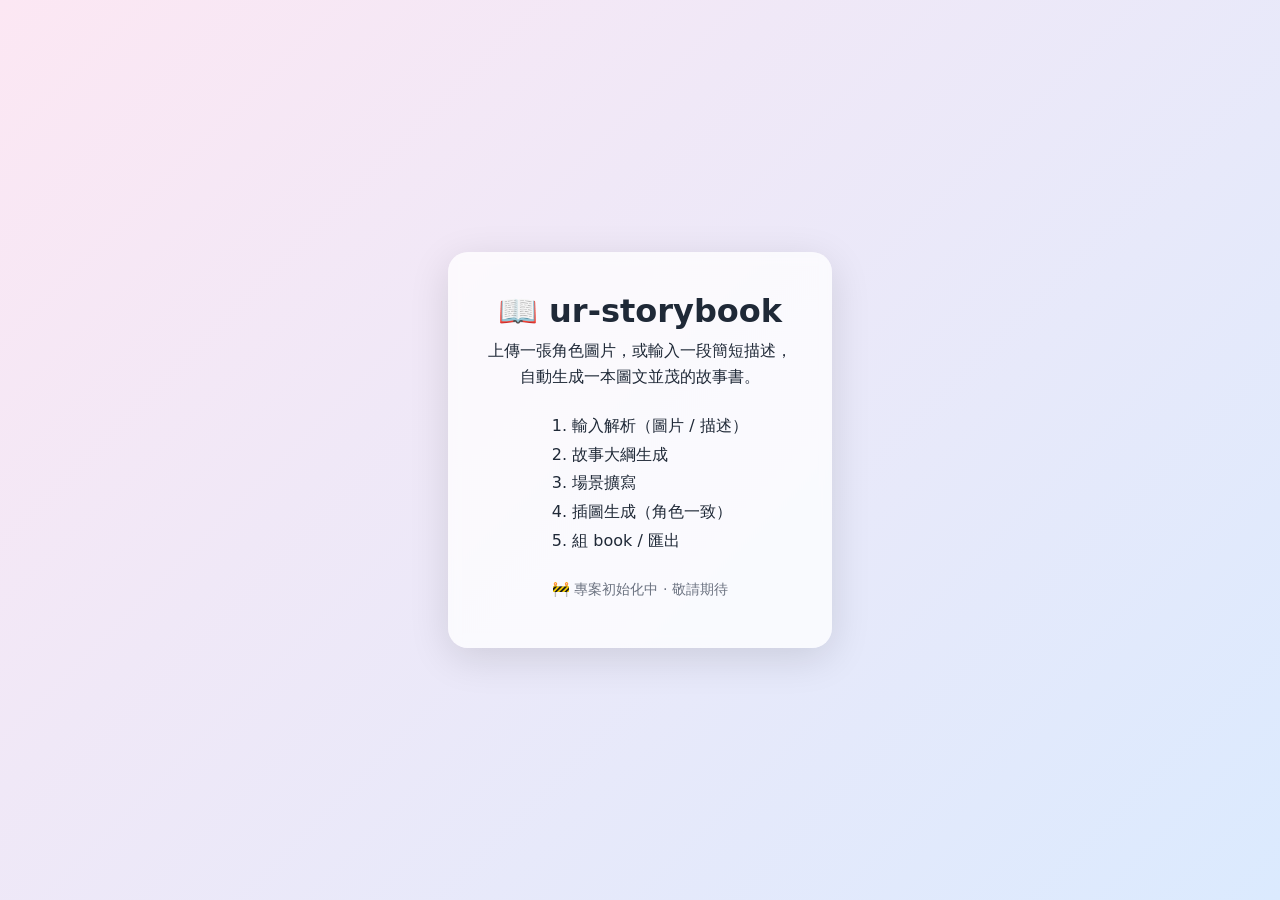
<file: index.html>
<!doctype html>
<html lang="zh-Hant">
<head>
  <meta charset="utf-8" />
  <meta name="viewport" content="width=device-width, initial-scale=1" />
  <title>ur-storybook</title>
  <style>
    :root { color-scheme: light dark; }
    body {
      margin: 0; min-height: 100vh;
      display: grid; place-items: center;
      font-family: system-ui, "Noto Sans TC", sans-serif;
      background: linear-gradient(135deg, #fce7f3, #dbeafe);
      color: #1f2937;
    }
    .card {
      max-width: 32rem; margin: 1.5rem; padding: 2.5rem;
      background: rgba(255,255,255,.75); border-radius: 1.25rem;
      box-shadow: 0 10px 40px rgba(0,0,0,.12); text-align: center;
      backdrop-filter: blur(6px);
    }
    h1 { margin: 0 0 .5rem; font-size: 2rem; }
    p { margin: .4rem 0; line-height: 1.6; }
    .tag { color: #6b7280; font-size: .9rem; }
    ol { text-align: left; display: inline-block; margin-top: 1rem; line-height: 1.8; }
  </style>
</head>
<body>
  <main class="card">
    <h1>📖 ur-storybook</h1>
    <p>上傳一張角色圖片，或輸入一段簡短描述，<br />自動生成一本圖文並茂的故事書。</p>
    <ol>
      <li>輸入解析（圖片 / 描述）</li>
      <li>故事大綱生成</li>
      <li>場景擴寫</li>
      <li>插圖生成（角色一致）</li>
      <li>組 book / 匯出</li>
    </ol>
    <p class="tag">🚧 專案初始化中 · 敬請期待</p>
  </main>
</body>
</html>
</file>
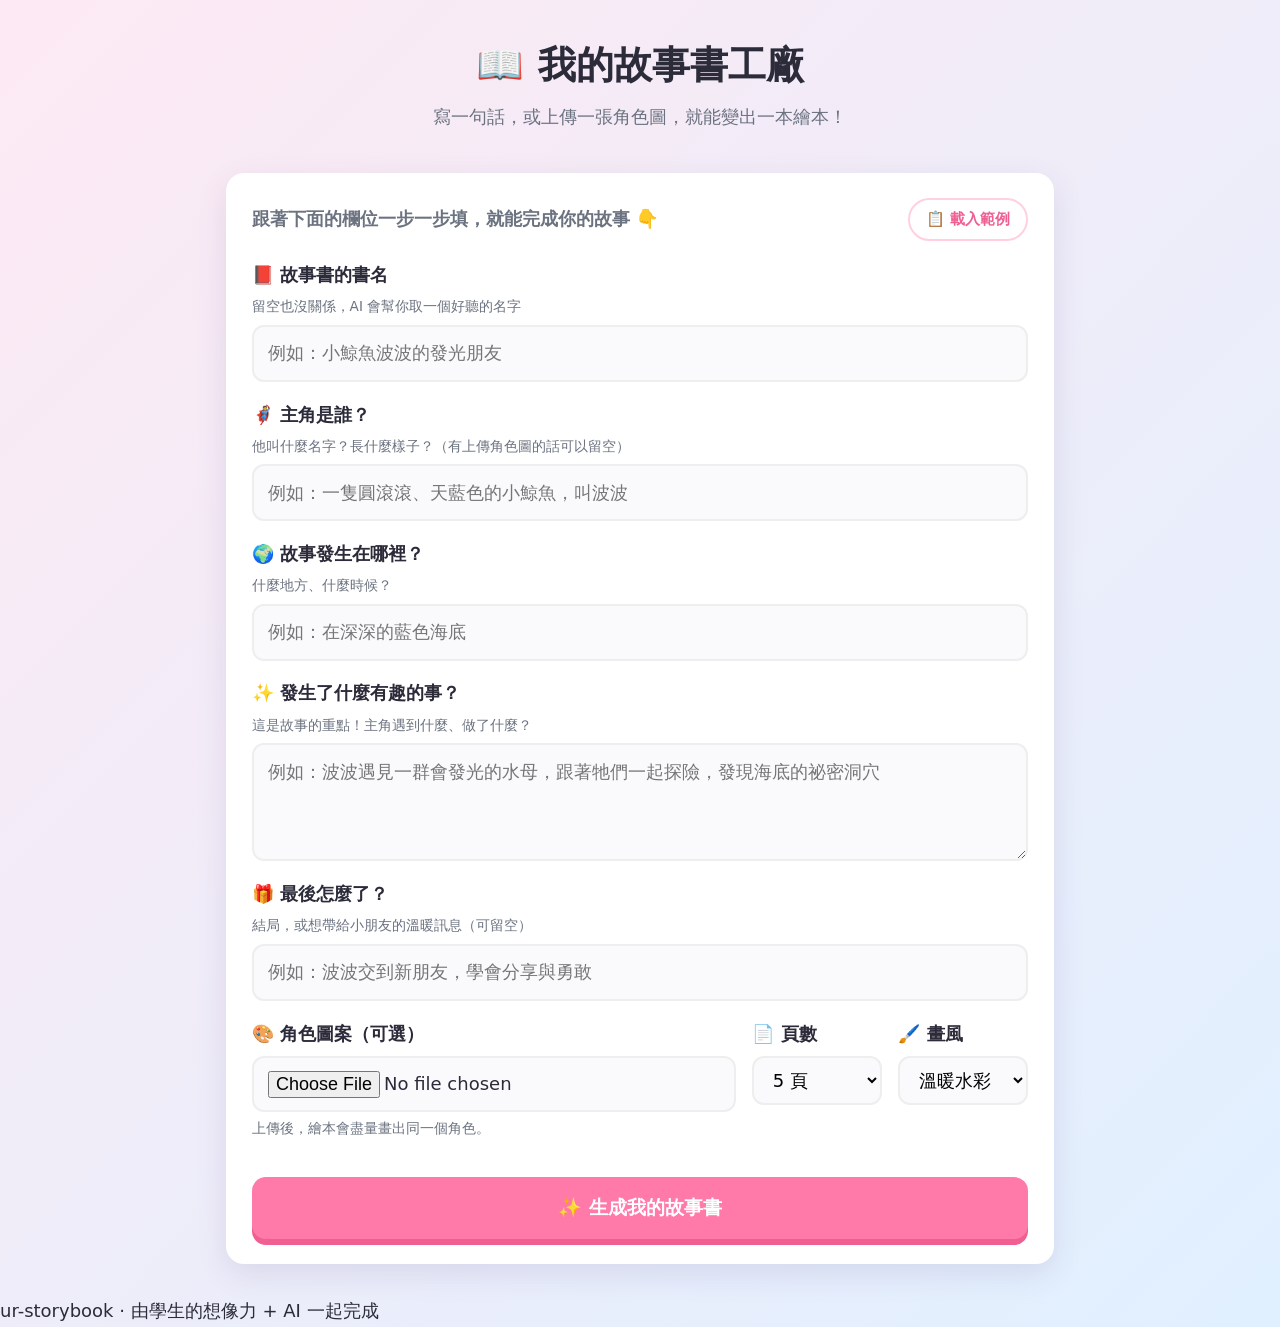
<file: public/index.html>
<!doctype html>
<html lang="zh-Hant">
<head>
  <meta charset="utf-8" />
  <meta name="viewport" content="width=device-width, initial-scale=1" />
  <title>📖 我的故事書工廠 · ur-storybook</title>
  <link rel="stylesheet" href="style.css" />
</head>
<body>
  <header class="site-header">
    <h1>📖 我的故事書工廠</h1>
    <p>寫一句話，或上傳一張角色圖，就能變出一本繪本！</p>
  </header>

  <main>
    <!-- 設定區 -->
    <section id="setup" class="card">
      <div class="setup-head">
        <p class="setup-intro">跟著下面的欄位一步一步填，就能完成你的故事 👇</p>
        <button type="button" id="loadExample" class="btn-mini">📋 載入範例</button>
      </div>

      <label class="field">
        <span class="label">📕 故事書的書名</span>
        <span class="hint">留空也沒關係，AI 會幫你取一個好聽的名字</span>
        <input type="text" id="bookName" placeholder="例如：小鯨魚波波的發光朋友" />
      </label>

      <label class="field">
        <span class="label">🦸 主角是誰？</span>
        <span class="hint">他叫什麼名字？長什麼樣子？（有上傳角色圖的話可以留空）</span>
        <input type="text" id="fChar" placeholder="例如：一隻圓滾滾、天藍色的小鯨魚，叫波波" />
      </label>

      <label class="field">
        <span class="label">🌍 故事發生在哪裡？</span>
        <span class="hint">什麼地方、什麼時候？</span>
        <input type="text" id="fSetting" placeholder="例如：在深深的藍色海底" />
      </label>

      <label class="field">
        <span class="label">✨ 發生了什麼有趣的事？</span>
        <span class="hint">這是故事的重點！主角遇到什麼、做了什麼？</span>
        <textarea id="fPlot" rows="3" placeholder="例如：波波遇見一群會發光的水母，跟著牠們一起探險，發現海底的祕密洞穴"></textarea>
      </label>

      <label class="field">
        <span class="label">🎁 最後怎麼了？</span>
        <span class="hint">結局，或想帶給小朋友的溫暖訊息（可留空）</span>
        <input type="text" id="fEnding" placeholder="例如：波波交到新朋友，學會分享與勇敢" />
      </label>

      <p id="ideaWarn" class="inline-warn hidden"></p>

      <div class="row">
        <label class="field">
          <span class="label">🎨 角色圖案（可選）</span>
          <input type="file" id="charImage" accept="image/*" />
          <div id="charPreview" class="char-preview hidden"><img alt="角色預覽" /><button type="button" id="clearImg" title="移除">✕</button></div>
          <span class="hint">上傳後，繪本會盡量畫出同一個角色。</span>
        </label>

        <label class="field small">
          <span class="label">📄 頁數</span>
          <select id="numPages">
            <option value="3">3 頁</option>
            <option value="5" selected>5 頁</option>
          </select>
        </label>

        <label class="field small">
          <span class="label">🖌️ 畫風</span>
          <select id="style">
            <option value="溫暖童趣水彩">溫暖水彩</option>
            <option value="可愛卡通粉彩">可愛卡通</option>
            <option value="夢幻森林插畫">夢幻森林</option>
            <option value="繽紛蠟筆手繪">繽紛蠟筆</option>
          </select>
        </label>
      </div>

      <button id="generate" class="btn-primary">✨ 生成我的故事書</button>
      <p id="status" class="status hidden"></p>
    </section>

    <!-- 繪本顯示區 -->
    <section id="book" class="card hidden">
      <h2 id="bookTitle"></h2>
      <div class="page-view">
        <button id="prev" class="nav" aria-label="上一頁">‹</button>
        <div class="page">
          <div class="page-img" id="pageImg"><div class="spinner">插圖生成中…</div></div>
          <p class="page-text" id="pageText"></p>
          <div class="page-tools">
            <button id="regen" class="btn-mini">🔄 重畫這一頁</button>
          </div>
        </div>
        <button id="next" class="nav" aria-label="下一頁">›</button>
      </div>
      <div class="page-dots" id="dots"></div>
      <div class="book-actions">
        <button id="exportPdf" class="btn-secondary">⬇️ 匯出 PDF</button>
        <button id="restart" class="btn-secondary">↻ 再做一本</button>
      </div>
    </section>
  </main>

  <footer class="site-footer">ur-storybook · 由學生的想像力 + AI 一起完成</footer>

  <script src="contentSafety.js"></script>
  <script src="pdf.js"></script>
  <script src="app.js"></script>
</body>
</html>
</file>
<file: public/style.css>
:root {
  --bg1: #fde9f3; --bg2: #e0f0ff; --card: #ffffff; --ink: #2b2b3a; --muted: #6b7280;
  --primary: #ff7aa8; --primary-d: #ef5f92; --accent: #6aa9ff; --ring: #ffd0e2;
  --radius: 18px; --shadow: 0 10px 30px rgba(80, 60, 120, .12);
}
* { box-sizing: border-box; }
body {
  margin: 0; color: var(--ink);
  font-family: "Noto Sans TC", system-ui, "Microsoft JhengHei", sans-serif;
  background: linear-gradient(135deg, var(--bg1), var(--bg2)); min-height: 100vh;
  font-size: 18px; line-height: 1.7;
}
.site-header { text-align: center; padding: 2rem 1rem .5rem; }
.site-header h1 { margin: 0; font-size: 2.4rem; }
.site-header p { margin: .3rem 0 0; color: var(--muted); }
main { max-width: 860px; margin: 0 auto; padding: 1rem; }

.style-card { padding: 1rem 1.4rem; }
.style-chips { display: flex; flex-wrap: wrap; gap: .4rem; margin-top: .6rem; }
.chip { background: var(--bg2); color: var(--accent); border: 1px solid #cfe3ff; border-radius: 999px; padding: .25rem .7rem; font-size: .85rem; font-weight: 600; }

.card {
  background: var(--card); border-radius: var(--radius); box-shadow: var(--shadow);
  padding: 1.6rem; margin: 1rem 0;
}
.field { display: flex; flex-direction: column; gap: .4rem; flex: 1; }
.label { font-weight: 700; }
.hint { color: var(--muted); font-size: .85rem; }
textarea, select, input[type=file], input[type=text] {
  font: inherit; padding: .7rem .9rem; border: 2px solid #eee; border-radius: 12px;
  background: #fafafd; transition: border-color .15s; width: 100%;
}
textarea:focus, select:focus, input[type=text]:focus { outline: none; border-color: var(--accent); }

.setup-head { display: flex; align-items: center; justify-content: space-between; gap: 1rem; margin-bottom: 1.2rem; flex-wrap: wrap; }
.setup-intro { margin: 0; color: var(--muted); font-weight: 600; }
#setup .field { margin-bottom: 1.1rem; }
#setup .field .hint { margin-top: -.1rem; }
.row { display: flex; gap: 1rem; flex-wrap: wrap; margin-top: 1rem; }
.field.small { flex: 0 0 130px; }

.char-preview { position: relative; width: 120px; margin-top: .4rem; }
.char-preview img { width: 120px; height: 120px; object-fit: cover; border-radius: 12px; border: 2px solid var(--ring); }
.char-preview button { position: absolute; top: -8px; right: -8px; border: none; background: var(--primary-d); color: #fff; width: 26px; height: 26px; border-radius: 50%; cursor: pointer; }

.btn-primary, .btn-secondary {
  font: inherit; font-weight: 800; border: none; cursor: pointer; border-radius: 14px;
  padding: .9rem 1.4rem; margin-top: 1.2rem; transition: transform .08s, box-shadow .15s;
}
.btn-primary { background: var(--primary); color: #fff; width: 100%; font-size: 1.2rem; box-shadow: 0 6px 0 var(--primary-d); }
.btn-primary:active { transform: translateY(3px); box-shadow: 0 3px 0 var(--primary-d); }
.btn-primary:disabled { background: #ccc; box-shadow: 0 6px 0 #aaa; cursor: not-allowed; }
.btn-secondary { background: #eef1ff; color: var(--accent); }

.status { text-align: center; font-weight: 700; color: var(--primary-d); margin-top: 1rem; }
.inline-warn {
  margin: .3rem 0 0; padding: .55rem .8rem; border-radius: 10px;
  background: #fff4e0; color: #b26a00; border: 1px solid #ffd591; font-size: .92rem; font-weight: 600;
}
.hidden { display: none !important; }

/* 繪本 */
#bookTitle { text-align: center; font-size: 1.8rem; margin: 0 0 1rem; }
.page-view { display: flex; align-items: center; gap: .6rem; }
.nav {
  font-size: 2rem; border: none; background: #fff; color: var(--accent); cursor: pointer;
  width: 52px; height: 52px; border-radius: 50%; box-shadow: var(--shadow); flex: 0 0 auto;
}
.nav:disabled { opacity: .3; cursor: default; }
.page { flex: 1; text-align: center; }
.page-img {
  width: 100%; aspect-ratio: 1/1; border-radius: 16px; overflow: hidden; background: #f3f0fa;
  display: grid; place-items: center; border: 3px solid var(--ring);
}
.page-img img { width: 100%; height: 100%; object-fit: cover; display: block; }
.spinner { color: var(--muted); font-weight: 700; animation: pulse 1.2s ease-in-out infinite; }
@keyframes pulse { 0%,100%{opacity:.4} 50%{opacity:1} }
.page-text { font-size: 1.3rem; margin: 1rem .5rem 0; min-height: 3rem; }
.cover-title { font-size: 1.9rem; font-weight: 800; color: var(--primary-d); }

.page-tools { margin-top: .8rem; }
.btn-mini {
  font: inherit; font-weight: 700; font-size: .95rem; cursor: pointer;
  border: 2px solid var(--ring); background: #fff; color: var(--primary-d);
  border-radius: 999px; padding: .4rem 1rem; transition: background .15s;
}
.btn-mini:hover:not(:disabled) { background: var(--bg1); }
.btn-mini:disabled { opacity: .45; cursor: default; }

.page-dots { display: flex; justify-content: center; gap: .5rem; margin-top: 1rem; flex-wrap: wrap; }
.dot { width: 12px; height: 12px; border-radius: 50%; background: #ddd; cursor: pointer; }
.dot.active { background: var(--primary); transform: scale(1.3); }
.dot.pending { background: #ffe0ec; }
.dot.err { background: #ff8f8f; }
.book-actions { text-align: center; display: flex; gap: .8rem; justify-content: center; flex-wrap: wrap; }
.book-actions .btn-secondary { margin-top: 1.2rem; }

@media (max-width: 560px) {
  body { font-size: 16px; }
  .field.small { flex: 1 1 45%; }
  .site-header h1 { font-size: 1.9rem; }
}
</file>
